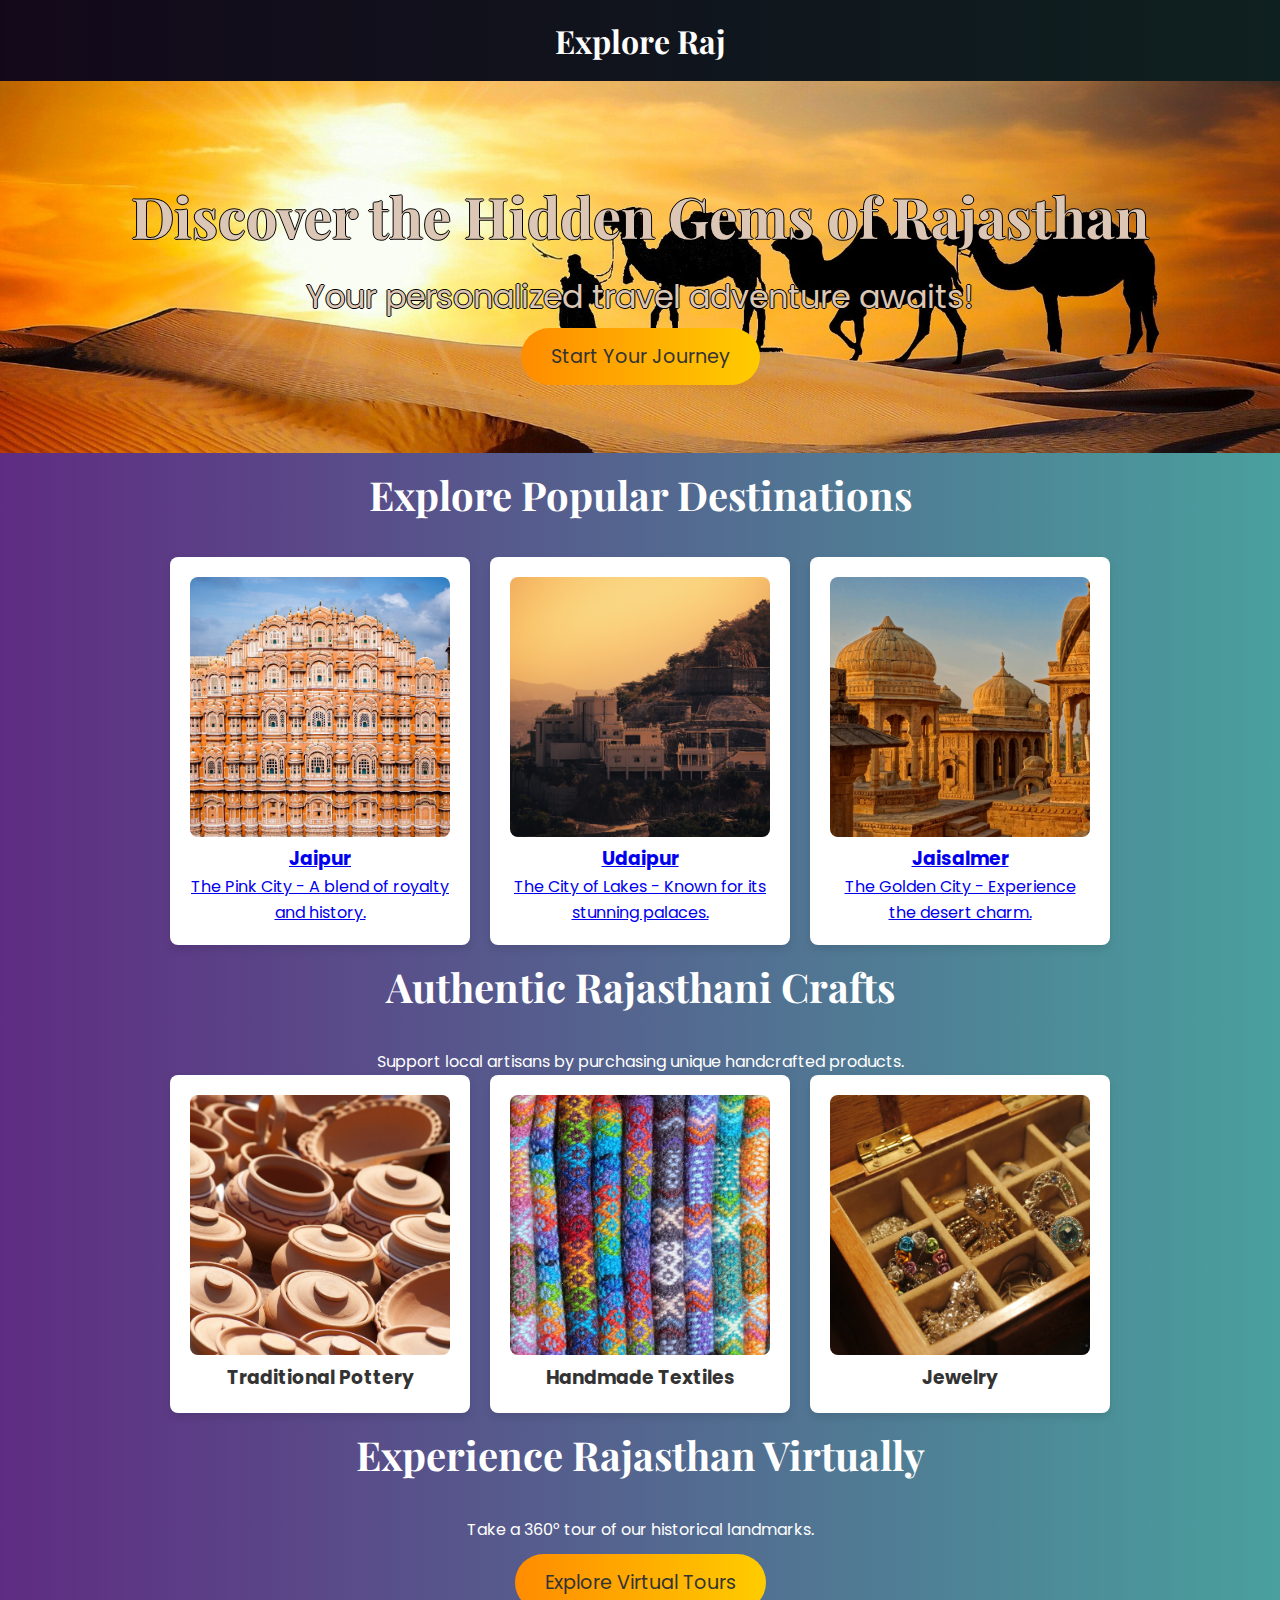
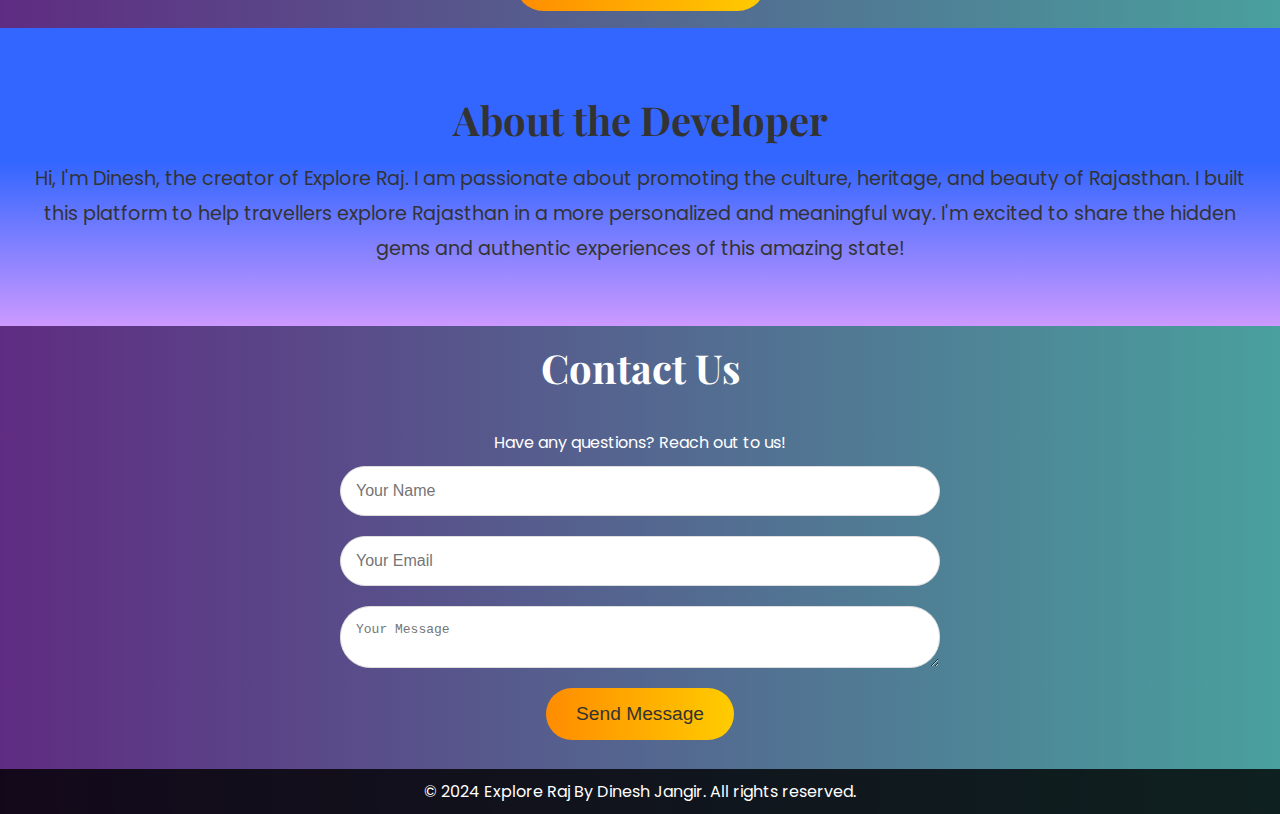
<file: index.html>
<!DOCTYPE html>
<html lang="en">
<head>
    <meta charset="UTF-8">
    <meta name="viewport" content="width=device-width, initial-scale=1.0">
    <meta name="description" content="Explore Rajasthan with personalized travel experiences, virtual tours, and authentic local crafts.">
    <title>Explore Raj</title>
    <link href="https://fonts.googleapis.com/css2?family=Poppins:wght@300;400;600&family=Playfair+Display:wght@400;700&display=swap" rel="stylesheet">
    <link rel="stylesheet" href="styles.css">
</head>
<body>
    <header>
        <div class="logo">
            <h1>Explore Raj</h1>
        </div> 
    </header>
    <section id="home" class="hero">
        <div class="hero-content">
            <h2>Discover the Hidden Gems of Rajasthan</h2>
            <p>Your personalized travel adventure awaits!</p>
            <a href="#destinations" class="cta-btn">Start Your Journey</a>
        </div>
    </section>

    <section id="destinations">
        <h2>Explore Popular Destinations</h2>
        <div class="destinations-container">
            <div class="destination-card">
                <a href="jaipur.html">
                <img src="images/jaipur.jpg" alt="Jaipur">
                <h3>Jaipur</h3>
                <p>The Pink City - A blend of royalty and history.</p>
</a>
            </div>
            <div class="destination-card">
 <a href="udaipur.html">
                <img src="images/udaipur.jpg" alt="Udaipur">
                <h3>Udaipur</h3>
                <p>The City of Lakes - Known for its stunning palaces.</p>
</a>
            </div>
            <div class="destination-card">
<a href="jaisalmer.html">
                <img src="images/jaisalmer.jpg" alt="Jaisalmer">
                <h3>Jaisalmer</h3>
                <p>The Golden City - Experience the desert charm.</p>
</a>
            </div>
        </div>
   

    <section id="local-crafts">
        <h2>Authentic Rajasthani Crafts</h2>
        <p>Support local artisans by purchasing unique handcrafted products.</p>
        <div class="crafts-container">
            <div class="craft-card">
                <img src="images/pot.jpg" alt="Craft 1">
                <h3>Traditional Pottery</h3>
            </div>
            <div class="craft-card">
                <img src="images/tt.jpg" alt="Craft 2">
                <h3>Handmade Textiles</h3>
            </div>
            <div class="craft-card">
                <img src="images/jewel.jpg" alt="Craft 3">
                <h3>Jewelry</h3>
            </div>
        </div>
    </section>
 </section>

    <section id="virtual-tours" class="cta-section">
        <h2>Experience Rajasthan Virtually</h2>
        
        <p>Take a 360° tour of our historical landmarks.</p>
        <br>
        <a href="http://3dtour.visual-planet.pro/rambagh-palace-360/panorama/index.html?startscene=scene_rambagh_aerial_01_main_view" class="cta-btn2">Explore Virtual Tours</a>

       
    </section>

    <section id="developer" class="developer-section">
        <h2>About the Developer</h2>
        <p>Hi, I'm Dinesh, the creator of Explore Raj. I am passionate about promoting the culture, heritage, and beauty of Rajasthan. I built this platform to help travellers explore Rajasthan in a more personalized and meaningful way. I'm excited to share the hidden gems and authentic experiences of this amazing state!</p>
    </section>

    <section id="contact">
        <h2>Contact Us</h2>
        <p>Have any questions? Reach out to us!</p>
        <form>
            <input type="text" placeholder="Your Name" required>
            <input type="email" placeholder="Your Email" required>
            <textarea placeholder="Your Message" required></textarea>
            <button type="submit">Send Message</button>
        </form>
    </section>

    <footer>
        <p>&copy; 2024 Explore Raj By Dinesh Jangir. All rights reserved.</p>
    </footer>

    <script src="script.js"></script>
</body>
</html>
</file>
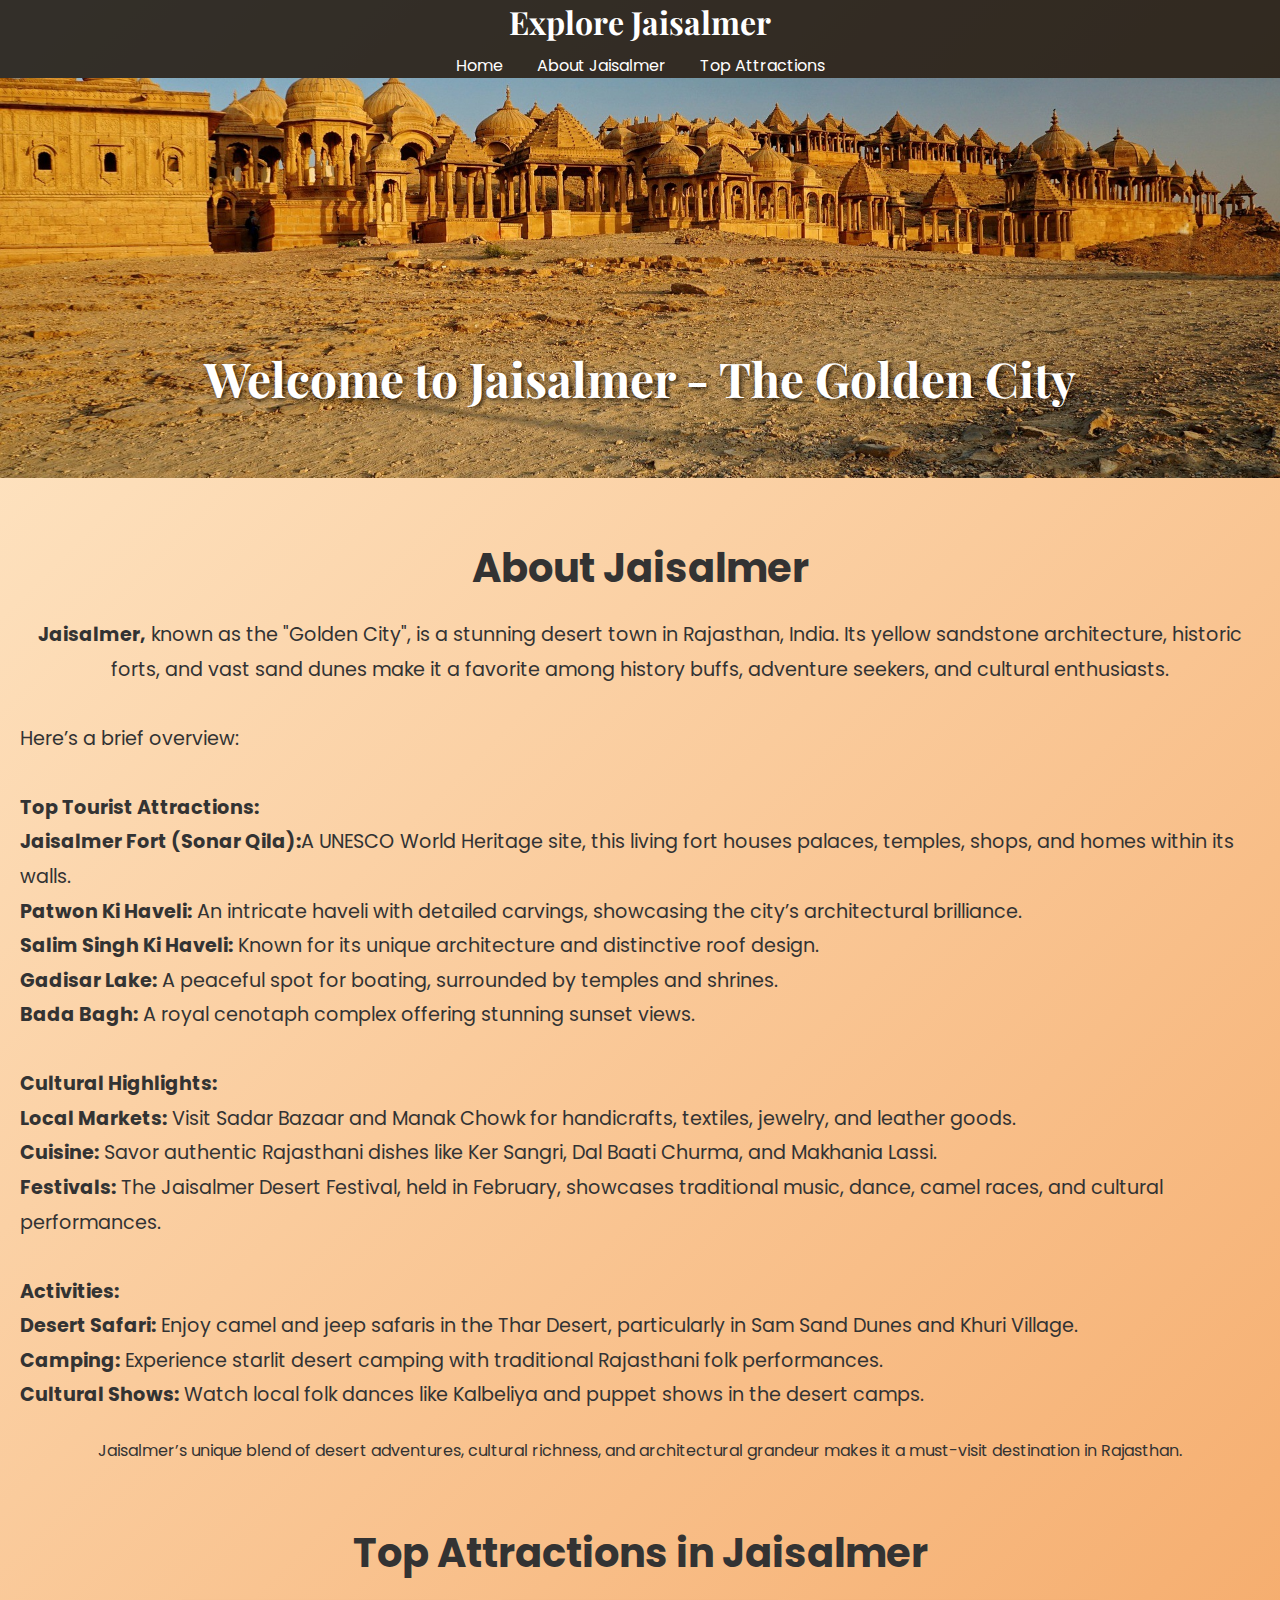
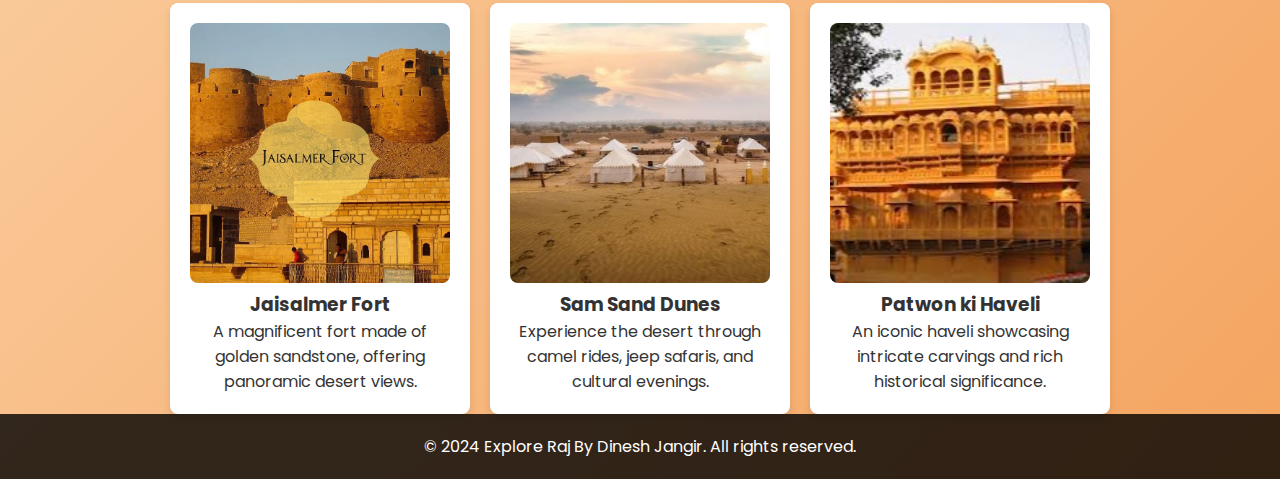
<file: jaisalmer.html>
<!DOCTYPE html>
<html lang="en">
<head>
    <meta charset="UTF-8">
    <meta name="viewport" content="width=device-width, initial-scale=1.0">
    <meta name="description" content="Explore Jaisalmer - The Golden City">
    <title>Jaisalmer - Explore Raj</title>
    <link href="https://fonts.googleapis.com/css2?family=Poppins:wght@300;400;600&family=Playfair+Display:wght@400;700&display=swap" rel="stylesheet">
    <link rel="stylesheet" href="jaisalmer-styles.css">
</head>
<body>
    <header>
        <div class="logo">
            <h1>Explore Jaisalmer</h1>
        </div>
        <nav>
            <ul>
                <li><a href="index.html">Home</a></li>
                <li><a href="#about-jaisalmer">About Jaisalmer</a></li>
                <li><a href="#top-attractions">Top Attractions</a></li>
            </ul>
        </nav>
    </header>

    <section id="hero" class="hero">
        <h2>Welcome to Jaisalmer - The Golden City</h2>
    </section>

    <section id="about-jaisalmer">
    
        <p><h2>About Jaisalmer</h2>
        <p><b>Jaisalmer,</b> known as the "Golden City", is a stunning desert town in Rajasthan, India. Its yellow sandstone architecture, historic forts, and vast sand dunes make it a favorite among history buffs, adventure seekers, and cultural enthusiasts.

<p align="left">
<br>Here’s a brief overview:<br>
<br>
<b>Top Tourist Attractions:</b><br>

<b>Jaisalmer Fort (Sonar Qila):</b>A UNESCO World Heritage site, this living fort houses palaces, temples, shops, and homes within its walls.

<br><b>Patwon Ki Haveli:</b>
An intricate haveli with detailed carvings, showcasing the city’s architectural brilliance.
<br><b>Salim Singh Ki Haveli:</b>
Known for its unique architecture and distinctive roof design.

<br><b>Gadisar Lake:</b>
A peaceful spot for boating, surrounded by temples and shrines.

<br><b>Bada Bagh:</b>
A royal cenotaph complex offering stunning sunset views.

<br><br><b>Cultural Highlights:</b><br>
<b>Local Markets:</b>
Visit Sadar Bazaar and Manak Chowk for handicrafts, textiles, jewelry, and leather goods.

<br><b>Cuisine:</b>
Savor authentic Rajasthani dishes like Ker Sangri, Dal Baati Churma, and Makhania Lassi.

<br><b>Festivals:</b>
The Jaisalmer Desert Festival, held in February, showcases traditional music, dance, camel races, and cultural performances.

<br><br><b>Activities:</b><br>
<b>Desert Safari:</b>
Enjoy camel and jeep safaris in the Thar Desert, particularly in Sam Sand Dunes and Khuri Village.

<br><b>Camping:</b>
Experience starlit desert camping with traditional Rajasthani folk performances.

<br><b>Cultural Shows:</b>
Watch local folk dances like Kalbeliya and puppet shows in the desert camps.
</p><br>
Jaisalmer’s unique blend of desert adventures, cultural richness, and architectural grandeur makes it a must-visit destination in Rajasthan.


</p>
    </section>

    <section id="top-attractions">
        <h2>Top Attractions in Jaisalmer</h2>
        <div class="attractions-container">
            <div class="attraction-card">
                <img src="images/jaisalmerfort.jpg" alt="Jaisalmer Fort">
                <h3>Jaisalmer Fort</h3>
                <p>A magnificent fort made of golden sandstone, offering panoramic desert views.</p>
            </div>
            <div class="attraction-card">
                <img src="images/ssd.jpg" alt="Sam Sand Dunes">
                <h3>Sam Sand Dunes</h3>
                <p>Experience the desert through camel rides, jeep safaris, and cultural evenings.</p>
            </div>
            <div class="attraction-card">
                <img src="images/pkh.jpg" alt="Patwon ki Haveli">
                <h3>Patwon ki Haveli</h3>
                <p>An iconic haveli showcasing intricate carvings and rich historical significance.</p>
            </div>
        </div>
    </section>

       <footer>
        <p>&copy; 2024 Explore Raj By Dinesh Jangir. All rights reserved.</p>
    </footer>
</body>
</html>
</file>
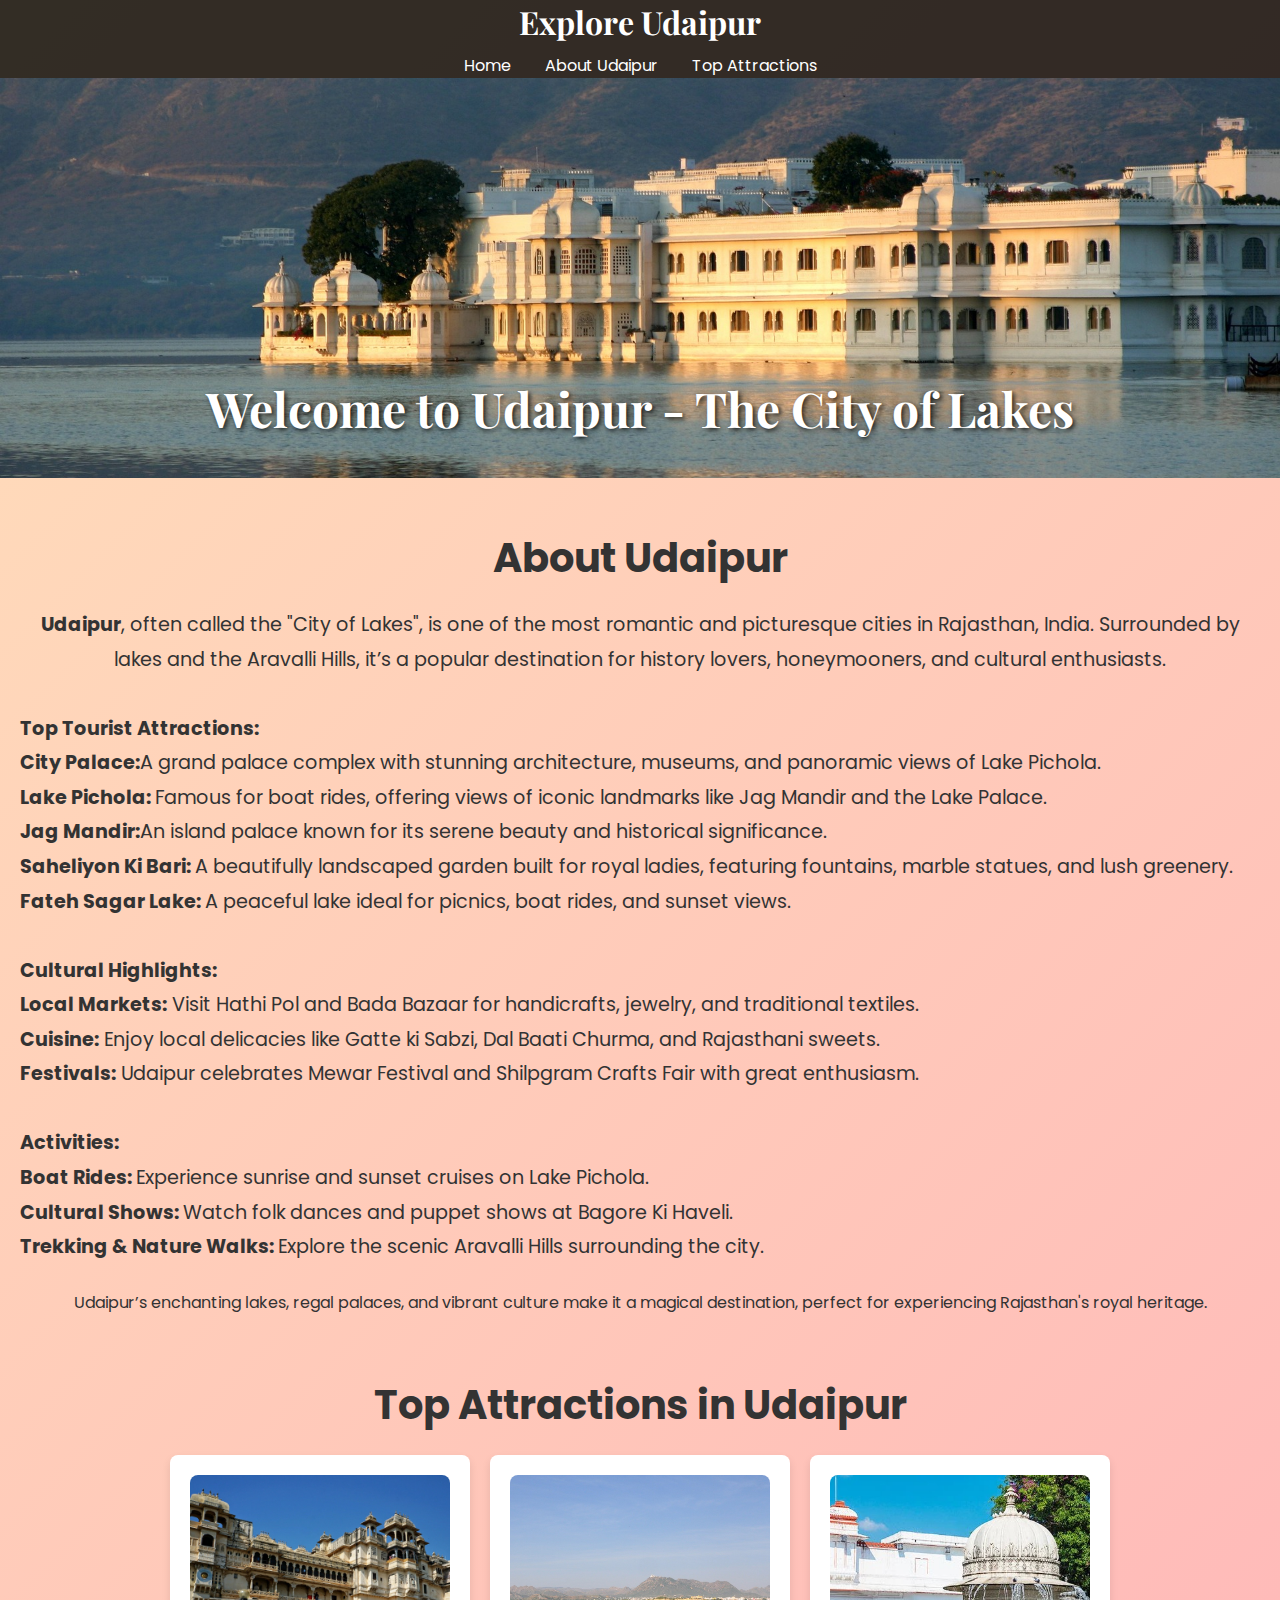
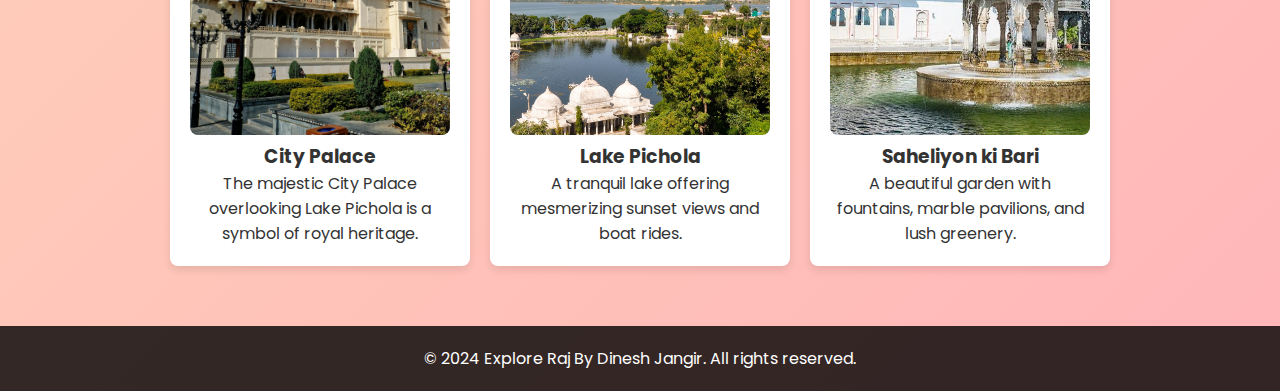
<file: udaipur.html>
<!DOCTYPE html>
<html lang="en">
<head>
    <meta charset="UTF-8">
    <meta name="viewport" content="width=device-width, initial-scale=1.0">
    <meta name="description" content="Explore Udaipur - The City of Lakes">
    <title>Udaipur - Explore Raj</title>
    <link href="https://fonts.googleapis.com/css2?family=Poppins:wght@300;400;600&family=Playfair+Display:wght@400;700&display=swap" rel="stylesheet">
    <link rel="stylesheet" href="udaipur-styles.css">
</head>
<body>
    <header>
        <div class="logo">
            <h1>Explore Udaipur</h1>
        </div>
        <nav>
            <ul>
                <li><a href="index.html">Home</a></li>
                <li><a href="#about-udaipur">About Udaipur</a></li>
                <li><a href="#top-attractions">Top Attractions</a></li>
            </ul>
        </nav>
    </header>

    <section id="hero" class="hero">
        <h2>Welcome to Udaipur - The City of Lakes</h2>
    </section>

    <section id="about-udaipur">
        <h2>About Udaipur</h2>
        <p><b>Udaipur</b>, often called the "City of Lakes", is one of the most romantic and picturesque cities in Rajasthan, India. Surrounded by lakes and the Aravalli Hills, it’s a popular destination for history lovers, honeymooners, and cultural enthusiasts.

<p align="left">
<br>
<b>Top Tourist Attractions:</b><br>

<b>City Palace:</b>A grand palace complex with stunning architecture, museums, and panoramic views of Lake Pichola.
<br><b>Lake Pichola: </b>Famous for boat rides, offering views of iconic landmarks like Jag Mandir and the Lake Palace.
<br><b>Jag Mandir:</b>An island palace known for its serene beauty and historical significance.
<br><b>Saheliyon Ki Bari: </b>A beautifully landscaped garden built for royal ladies, featuring fountains, marble statues, and lush greenery.
<br><b>Fateh Sagar Lake: </b>A peaceful lake ideal for picnics, boat rides, and sunset views.

<br><br><b>Cultural Highlights:</b><br>
<b>Local Markets:</b>
Visit Hathi Pol and Bada Bazaar for handicrafts, jewelry, and traditional textiles.

<br><b>Cuisine:</b>
Enjoy local delicacies like Gatte ki Sabzi, Dal Baati Churma, and Rajasthani sweets.

<br><b>Festivals:</b>
Udaipur celebrates Mewar Festival and Shilpgram Crafts Fair with great enthusiasm.
<br><br><b>Activities:</b><br>
<b>Boat Rides: </b>
Experience sunrise and sunset cruises on Lake Pichola.
<br><b>Cultural Shows: </b>Watch folk dances and puppet shows at Bagore Ki Haveli.
<br><b>Trekking & Nature Walks: </b>Explore the scenic Aravalli Hills surrounding the city.
</p><br>
Udaipur’s enchanting lakes, regal palaces, and vibrant culture make it a magical destination, perfect for experiencing Rajasthan's royal heritage.
    </section>

    <section id="top-attractions">
        <h2>Top Attractions in Udaipur</h2>
        <div class="attractions-container">
            <div class="attraction-card">
                <img src="images/upcity.jpg" alt="City Palace">
                <h3>City Palace</h3>
                <p>The majestic City Palace overlooking Lake Pichola is a symbol of royal heritage.</p>
            </div>
            <div class="attraction-card">
                <img src="images/uplp.jpg" alt="Lake Pichola">
                <h3>Lake Pichola</h3>
                <p>A tranquil lake offering mesmerizing sunset views and boat rides.</p>
            </div>
            <div class="attraction-card">
                <img src="images/upsb.jpg" alt="Saheliyon ki Bari">
                <h3>Saheliyon ki Bari</h3>
                <p>A beautiful garden with fountains, marble pavilions, and lush greenery.</p>
            </div>
        </div>
    </section>

    <footer>
        <p>&copy; 2024 Explore Raj By Dinesh Jangir. All rights reserved.</p>
    </footer>
</body>
</html>
</file>
<file: jaisalmer-styles.css>
/* Global Styles */
* {
    margin: 0;
    padding: 0;
    box-sizing: border-box;
}

body {
    font-family: 'Poppins', sans-serif;
    background: linear-gradient(135deg, #ffebcd, #f4a460);
    color: #333;
}

/* Header Styles */
header {
    background-color: rgba(0, 0, 0, 0.8);
    color: white;
    padding: 0px 0;
    text-align: center;
    position: absolute;
    top: 0;
    width: 100%;
    z-index: 10;
}

header .logo h1 {
    font-family: 'Playfair Display', serif;
    font-size: 2em;
}

header nav ul {
    list-style-type: none;
    margin-top: 10px;
}

header nav ul li {
    display: inline;
    margin: 0 15px;
}

header nav ul li a {
    color: white;
    text-decoration: none;
    font-weight: normal;
    font-size: 1em;
}

header nav ul li a:hover {
    color: #f4a460;
}

/* Hero Section */
.hero {
    margin-top: 78px;
    background: url('images/jaisalmermain.jpg') no-repeat center center/cover;
    height: 400px;
    display: flex;
    align-items: center;
    justify-content: center;
    color: white;
    text-shadow: 2px 2px 5px rgba(0, 0, 0, 0.8);
}

.hero h2 {
    margin-top: 200px;
    font-size: 3em;
    font-family: 'Playfair Display', serif;
}

/* About Section */
#about-jaisalmer {
    padding: 60px 20px;
    text-align: center;
}

#about-jaisalmer h2 {
    font-size: 2.5em;
    margin-bottom: 20px;
}

#about-jaisalmer p {
    font-size: 1.2em;
    line-height: 1.8;
}

/* Top Attractions */
#top-attractions {
    margin-top: -40px
    padding: 60px 20px;
    text-align: center;
}

#top-attractions h2 {
    font-size: 2.5em;
    margin-bottom: 20px;
}

.attractions-container {
    display: flex;
    justify-content: center;
    gap: 20px;
    flex-wrap: wrap;
}

.attraction-card {
    background-color: #fff;
    border-radius: 8px;
    box-shadow: 0 4px 8px rgba(0, 0, 0, 0.1);
    width: 300px;
    padding: 20px;
    text-align: center;
    transition: transform 0.3s ease;
}

.attraction-card img {
    width: 100%;
    border-radius: 8px;
}

.attraction-card:hover {
    transform: scale(1.05);
}

/* Contact Section */
form {
    display: flex;
    flex-direction: column;
    align-items: center;
    max-width: 600px;
    margin: 0 auto;
}

form input, form textarea {
    width: 100%;
    padding: 15px;
    margin: 10px 0;
    border: 1px solid #ddd;
    border-radius: 8px;
}

form button {
    padding: 15px 30px;
    background: linear-gradient(90deg, #f4a460, #d2691e);
    color: white;
    border: none;
    border-radius: 30px;
    font-size: 1.2em;
    cursor: pointer;
}

form button:hover {
    background: linear-gradient(90deg, #d2691e, #f4a460);
}

/* Footer */
footer {
    background-color: rgba(0, 0, 0, 0.8);
    color: white;
    padding: 20px 0;
    text-align: center;
}
</file>
<file: udaipur-styles.css>
/* Global Styles */
* {
    margin: 0;
    padding: 0;
    box-sizing: border-box;
}

body {
    font-family: 'Poppins', sans-serif;
    background: linear-gradient(135deg, #ffdfba, #ffb6b9);
    color: #333;
}

/* Header Styles */
header {
    background-color: rgba(0, 0, 0, 0.8);
    color: white;
    padding: 0px 0;
    text-align: center;
    position: absolute;
    top: 0;
    width: 100%;
    z-index: 10;
}

header .logo h1 {
    font-family: 'Playfair Display', serif;
    font-size: 2em;
}

header nav ul {
    list-style-type: none;
    margin-top: 10px;
}

header nav ul li {
    display: inline;
    margin: 0 15px;
}

header nav ul li a {
    color: white;
    text-decoration: none;
    font-weight: normal;
    font-size: 1em;
}

header nav ul li a:hover {
    color: #ffa500;
}

/* Hero Section */
.hero {
    margin-top: 78px;
    background: url('images/udaipurmain.jpg') no-repeat center center/cover;
    height: 400px;
    display: flex;
    align-items: center;
    justify-content: center;
    color: white;
    text-shadow: 2px 2px 5px rgba(0, 0, 0, 0.8);
}

.hero h2 {
    margin-top: 260px;
    font-size: 3em;
    font-family: 'Playfair Display', serif;
}

/* About Section */
#about-udaipur {
    margin-top: -30px;
    padding: 80px 20px;
    text-align: center;
}

#about-udaipur h2 {
    font-size: 2.5em;
    margin-bottom: 20px;
}

#about-udaipur p {
    font-size: 1.2em;
    line-height: 1.8;
}

/* Top Attractions */
#top-attractions {
    margin-top: -80px;
    padding: 60px 20px;
    text-align: center;
}

#top-attractions h2 {
    font-size: 2.5em;
    margin-bottom: 20px;
}

.attractions-container {
    display: flex;
    justify-content: center;
    gap: 20px;
    flex-wrap: wrap;
}

.attraction-card {
    background-color: #fff;
    border-radius: 8px;
    box-shadow: 0 4px 8px rgba(0, 0, 0, 0.1);
    width: 300px;
    padding: 20px;
    text-align: center;
    transition: transform 0.3s ease;
}

.attraction-card img {
    width: 100%;
    border-radius: 8px;
}

.attraction-card:hover {
    transform: scale(1.05);
}

/* Contact Section */
form {
    display: flex;
    flex-direction: column;
    align-items: center;
    max-width: 600px;
    margin: 0 auto;
}

form input, form textarea {
    width: 100%;
    padding: 15px;
    margin: 10px 0;
    border: 1px solid #ddd;
    border-radius: 8px;
}

form button {
    padding: 15px 30px;
    background: linear-gradient(90deg, #ffa07a, #ff7f50);
    color: white;
    border: none;
    border-radius: 30px;
    font-size: 1.2em;
    cursor: pointer;
}

form button:hover {
    background: linear-gradient(90deg, #ff7f50, #ffa07a);
}

/* Footer */
footer {
    background-color: rgba(0, 0, 0, 0.8);
    color: white;
    padding: 20px 0;
    text-align: center;
}
</file>
<file: styles.css>
/* Global Reset */
* {
    margin: 0;
    padding: 0;
    box-sizing: border-box;
}

/* Body and Font Styles */
body {
    font-family: 'Poppins', sans-serif;
    line-height: 1.6;
    background: linear-gradient(to right, #5f2c82, #49a09d);
    color: #fff;
}

/* Header Styles */
header {
    background-color: rgba(0, 0, 0, 0.8);
    color: white;
    padding: 15px 0;
    text-align: center;
    position: static;
    top: 0;
    width: 100%;
    z-index: 10;
}

header .logo h1 {
    font-family: 'Playfair Display', serif;
    font-size: 2em;
    color: #fff;
}


header nav ul {
    list-style-type: none;
    margin-top: 10px;
}

header nav ul li {
    display: inline;
    margin: 0 15px;
}

header nav ul li a {
    color: white;
    text-decoration: none;
    font-weight: normal;
    font-size: 1em;
}

header nav ul li a:hover {
    color: #f4a460;
}




/* Hero Section */
.hero {
    margin-top: 0px;
    background: url('images/main.jpg') no-repeat center center/cover;
    color: #DCC7B6;
    text-align: center;
    padding: 80px 10px;
}

.hero-content h2 {
    font-size: 3.5em;
    font-family: 'Playfair Display', serif;
    margin-bottom: 0px;
    text-shadow: -1px 0 black, 0 1px black, 1px 0 black, 0 -1px black;
    padding: 10px;
}

.hero-content p {
    font-size: 2em;
    margin-bottom: 20px;
    text-shadow: -1px 0 black, 0 1px black, 1px 0 black, 0 -1px black;
}

.cta-btn {
    padding: 15px 30px;
    background: linear-gradient(90deg, #ff8c00, #ffcc00);
    color: #333;
    text-decoration: none;
    font-size: 1.2em;
    border-radius: 30px;
    transition: all 0.3s ease;
}


.cta-btn:hover {
    background: linear-gradient(90deg, #ffcc00, #ff8c00);
    transform: scale(1.1);
}

/* Section Styles */
section {
    padding: 0px 20px;
    text-align: center;
    margin-top: 10px;
}

h2 {
    font-size: 2.5em;
    margin-bottom: 30px;
    font-family: 'Playfair Display', serif;
}

/* Destination Cards */
.destinations-container, .crafts-container {
    display: flex;
    justify-content: center;
    gap: 20px;
    flex-wrap: wrap;
}

.destination-card, .craft-card {
    background-color: #fff;
    color: #333;
    border-radius: 8px;
    box-shadow: 0 4px 8px rgba(0, 0, 0, 0.1);
    width: 300px;
    padding: 20px;
    text-align: center;
    transition: transform 0.3s ease;
}

.destination-card img, .craft-card img {
    width: 100%;
    border-radius: 8px;
}

.destination-card:hover, .craft-card:hover {
    transform: scale(1.05);
}





.cta-btn2 {
    padding: 15px 30px;
    background: linear-gradient(90deg, #ff8c00, #ffcc00);
    color: #333;
    text-decoration: none;
    font-size: 1.2em;
    border-radius: 30px;
    transition: all 0.3s ease;
}




/* Developer Section */
.developer-section {
    margin-top: 30px;
    background: linear-gradient(to bottom, #3366ff 45%, #cc99ff 100%);
    color: #333;
    padding: 60px 20px;
    text-align: center;
}

.developer-section h2 {
    font-size: 2.5em;
    margin-bottom: 10px;
}

.developer-section p {
    font-size: 1.2em;
    line-height: 1.8;
}

/* Contact Form */
form {
    display: flex;
    flex-direction: column;
    align-items: center;
    max-width: 600px;
    margin: 0 auto;
    margin-bottom: 30px;
}

form input, form textarea {
    width: 100%;
    padding: 15px;
    margin: 10px 0;
    border: 1px solid #ddd;
    border-radius: 30px;
    font-size: 1em;
}

form button {
    margin-top: 10px;
    padding: 15px 30px;
    background: linear-gradient(90deg, #ff8c00, #ffcc00);
    color: #333;
    border: none;
    border-radius: 30px;
    font-size: 1.2em;
    cursor: pointer;
    margin-bottom: -1px;
}

form button:hover {
    background: linear-gradient(90deg, #ffcc00, #ff8c00);
    transform: scale(1.1);
}

/* Footer */
footer {
    background-color: rgba(0, 0, 0, 0.8);
    color: white;
    padding: 10px 0;
    text-align: center;
}
</file>
